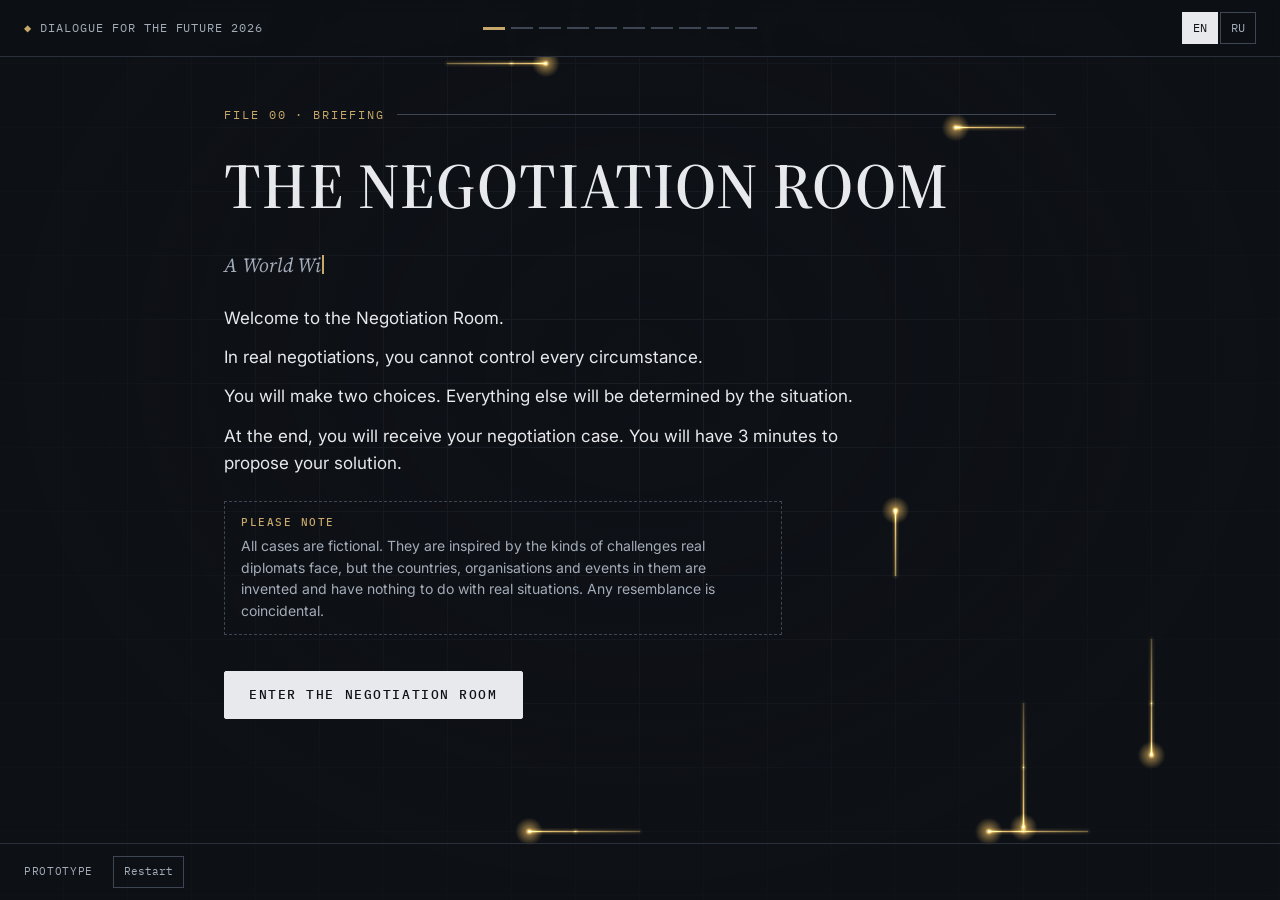
<file: index.html>
<!doctype html>
<html lang="en">
<head>
  <meta charset="utf-8">
  <meta name="viewport" content="width=device-width, initial-scale=1">
  <title>The Negotiation Room — Dialogue for the Future 2026</title>
  <meta name="description" content="An interactive negotiation case for applicants to Dialogue for the Future 2026.">
  <meta name="color-scheme" content="dark">
  <link rel="preconnect" href="https://fonts.googleapis.com">
  <link rel="preconnect" href="https://fonts.gstatic.com" crossorigin>
  <link href="https://fonts.googleapis.com/css2?family=IBM+Plex+Mono:wght@400;500&family=Source+Serif+4:opsz,wght@8..60,400;8..60,600&family=Inter:wght@400;500;600&display=swap" rel="stylesheet">
  <link rel="stylesheet" href="css/tokens.css">
  <link rel="stylesheet" href="css/base.css">
  <link rel="stylesheet" href="css/screens.css">
</head>
<body>
  <a class="skip-link" href="#main" data-i18n="skip">Skip to content</a>

  <header class="topbar">
    <div class="topbar__brand">
      <span class="topbar__mark" aria-hidden="true">◆</span>
      <span data-i18n="brand">Dialogue for the Future 2026</span>
    </div>
    <ol class="progress" id="progress" aria-label="Progress" data-i18n-label="progress_label"></ol>
    <div class="topbar__lang" role="group" aria-label="Language" data-i18n-label="lang_label">
      <button type="button" class="lang" data-lang="en" lang="en" aria-pressed="true">EN</button>
      <button type="button" class="lang" data-lang="ru" lang="ru" aria-pressed="false">RU</button>
    </div>
  </header>

  <main id="main" class="stage" tabindex="-1">
    <noscript><p class="noscript">This page needs JavaScript to run.</p></noscript>
  </main>

  <div id="announcer" class="visually-hidden" aria-live="polite"></div>

  <footer class="footer">
    <span data-i18n="footer">Prototype · draft cases, not yet validated</span>
  </footer>

  <script type="module" src="js/main.js"></script>
</body>
</html>
</file>
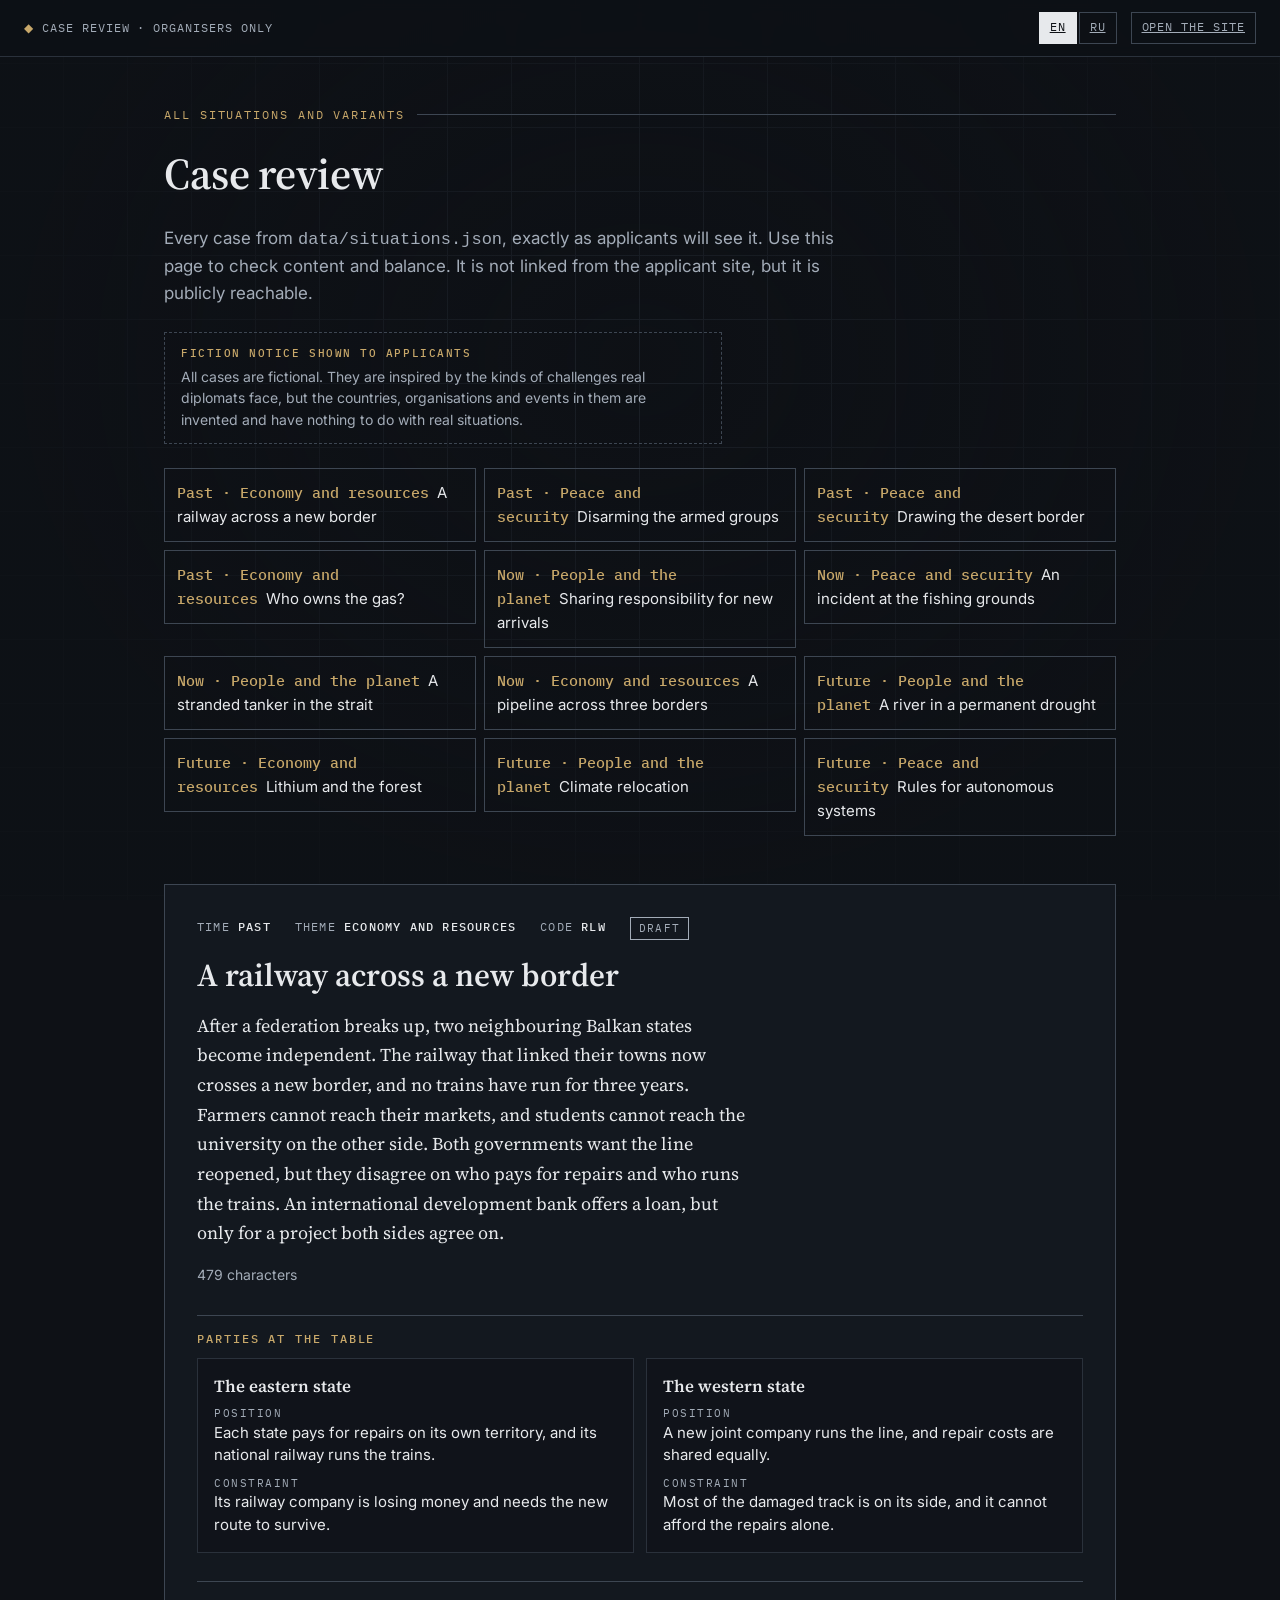
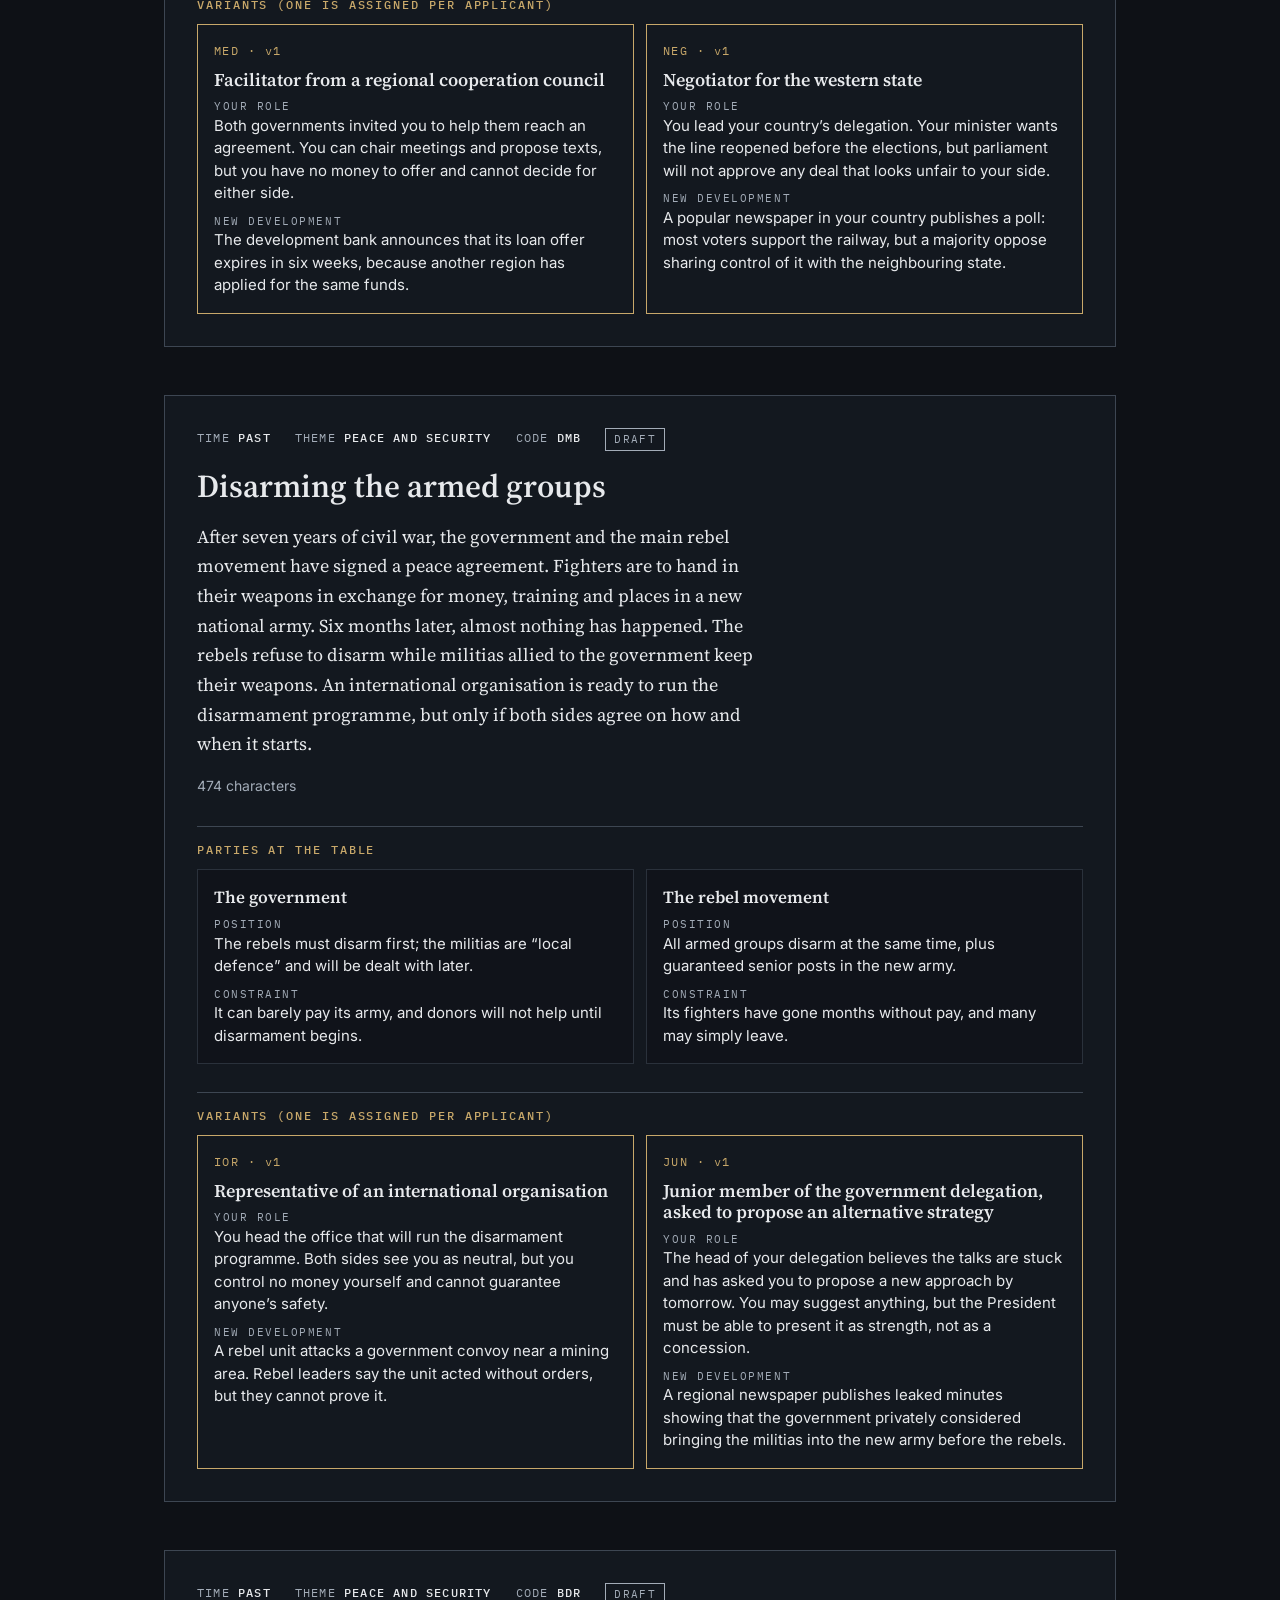
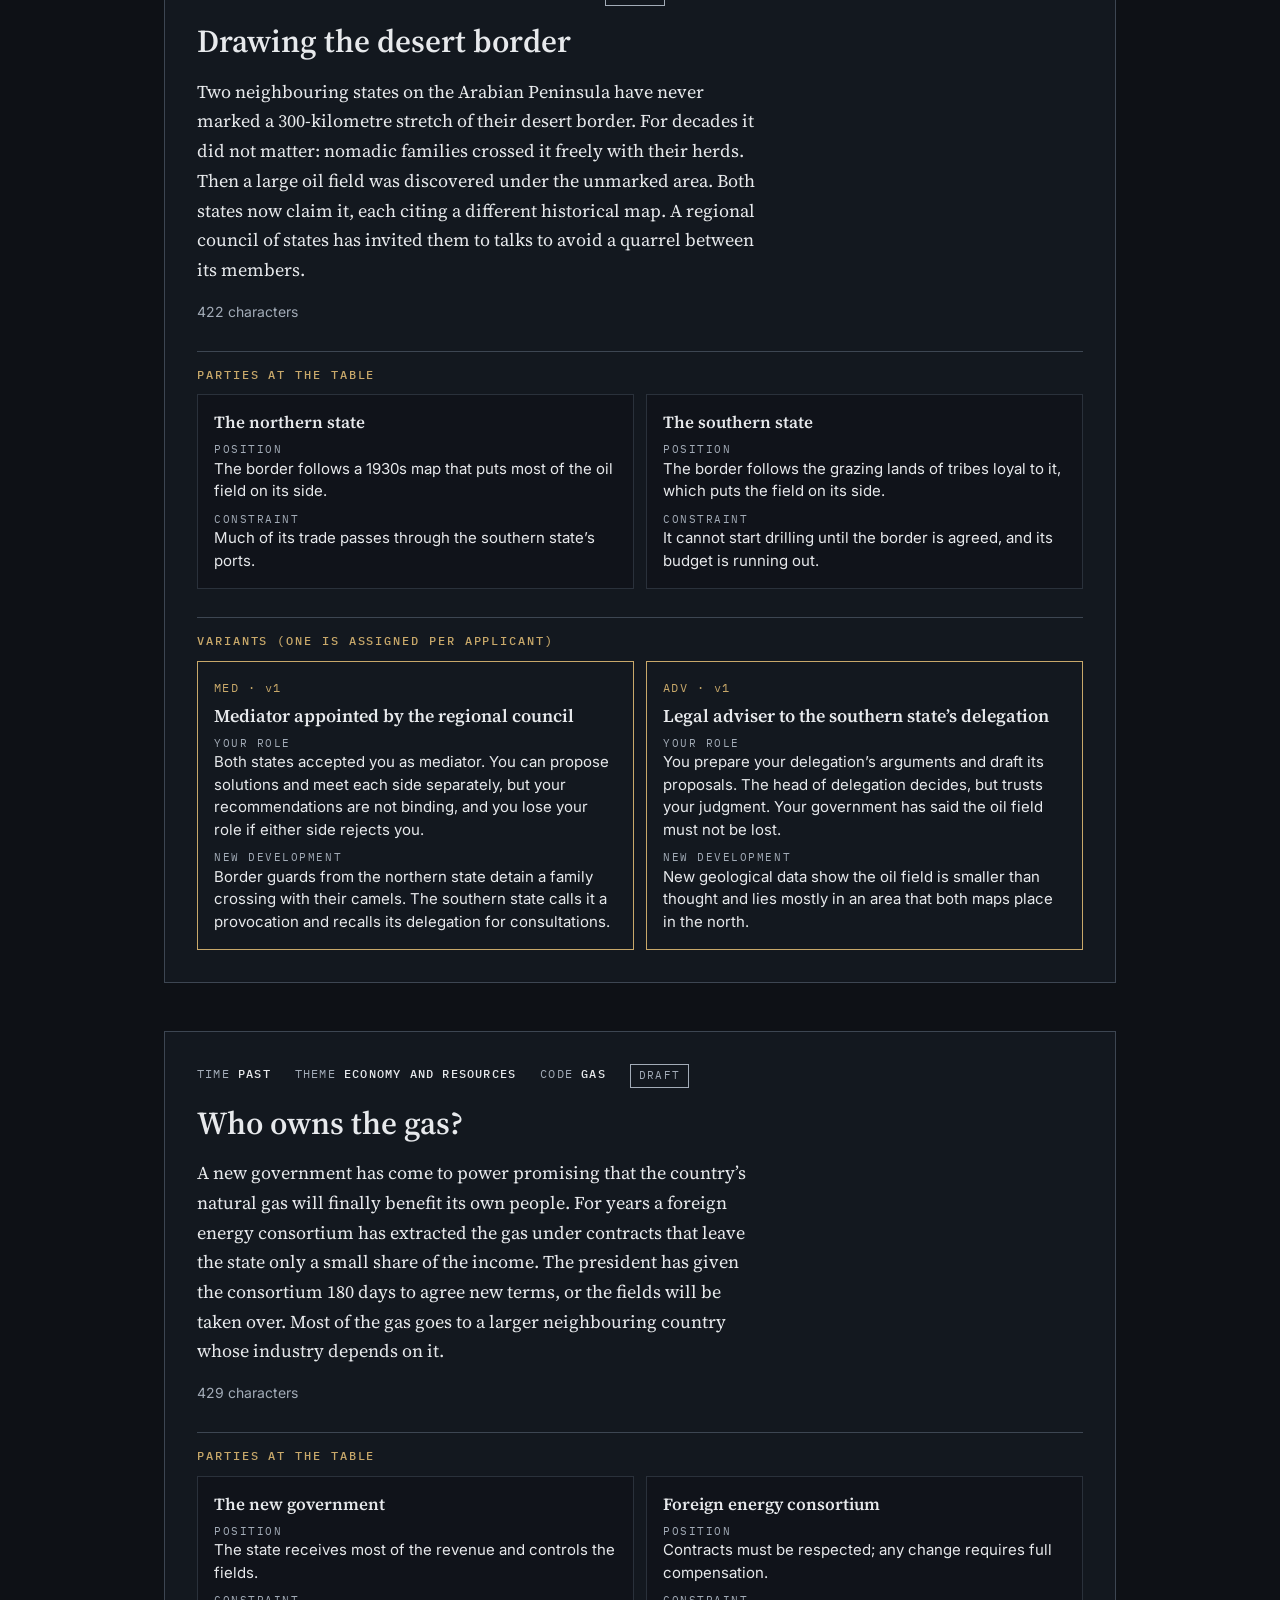
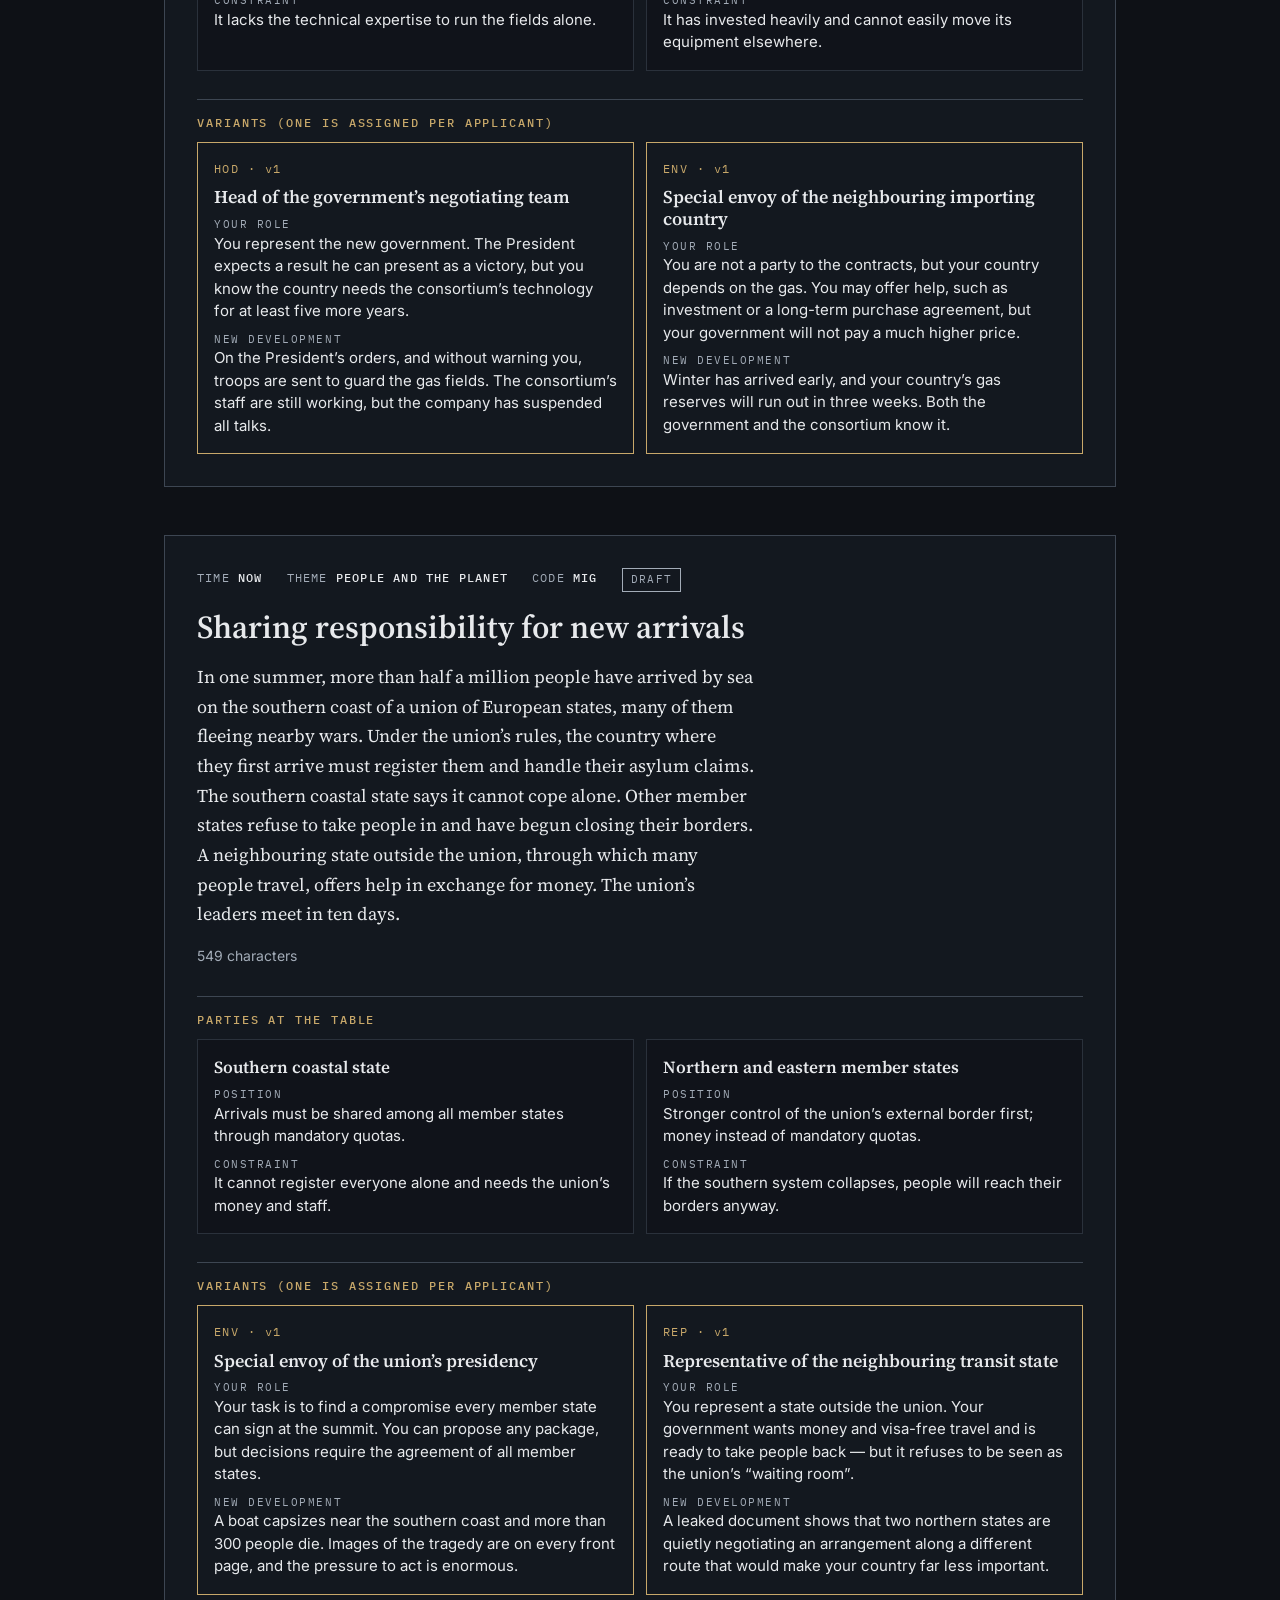
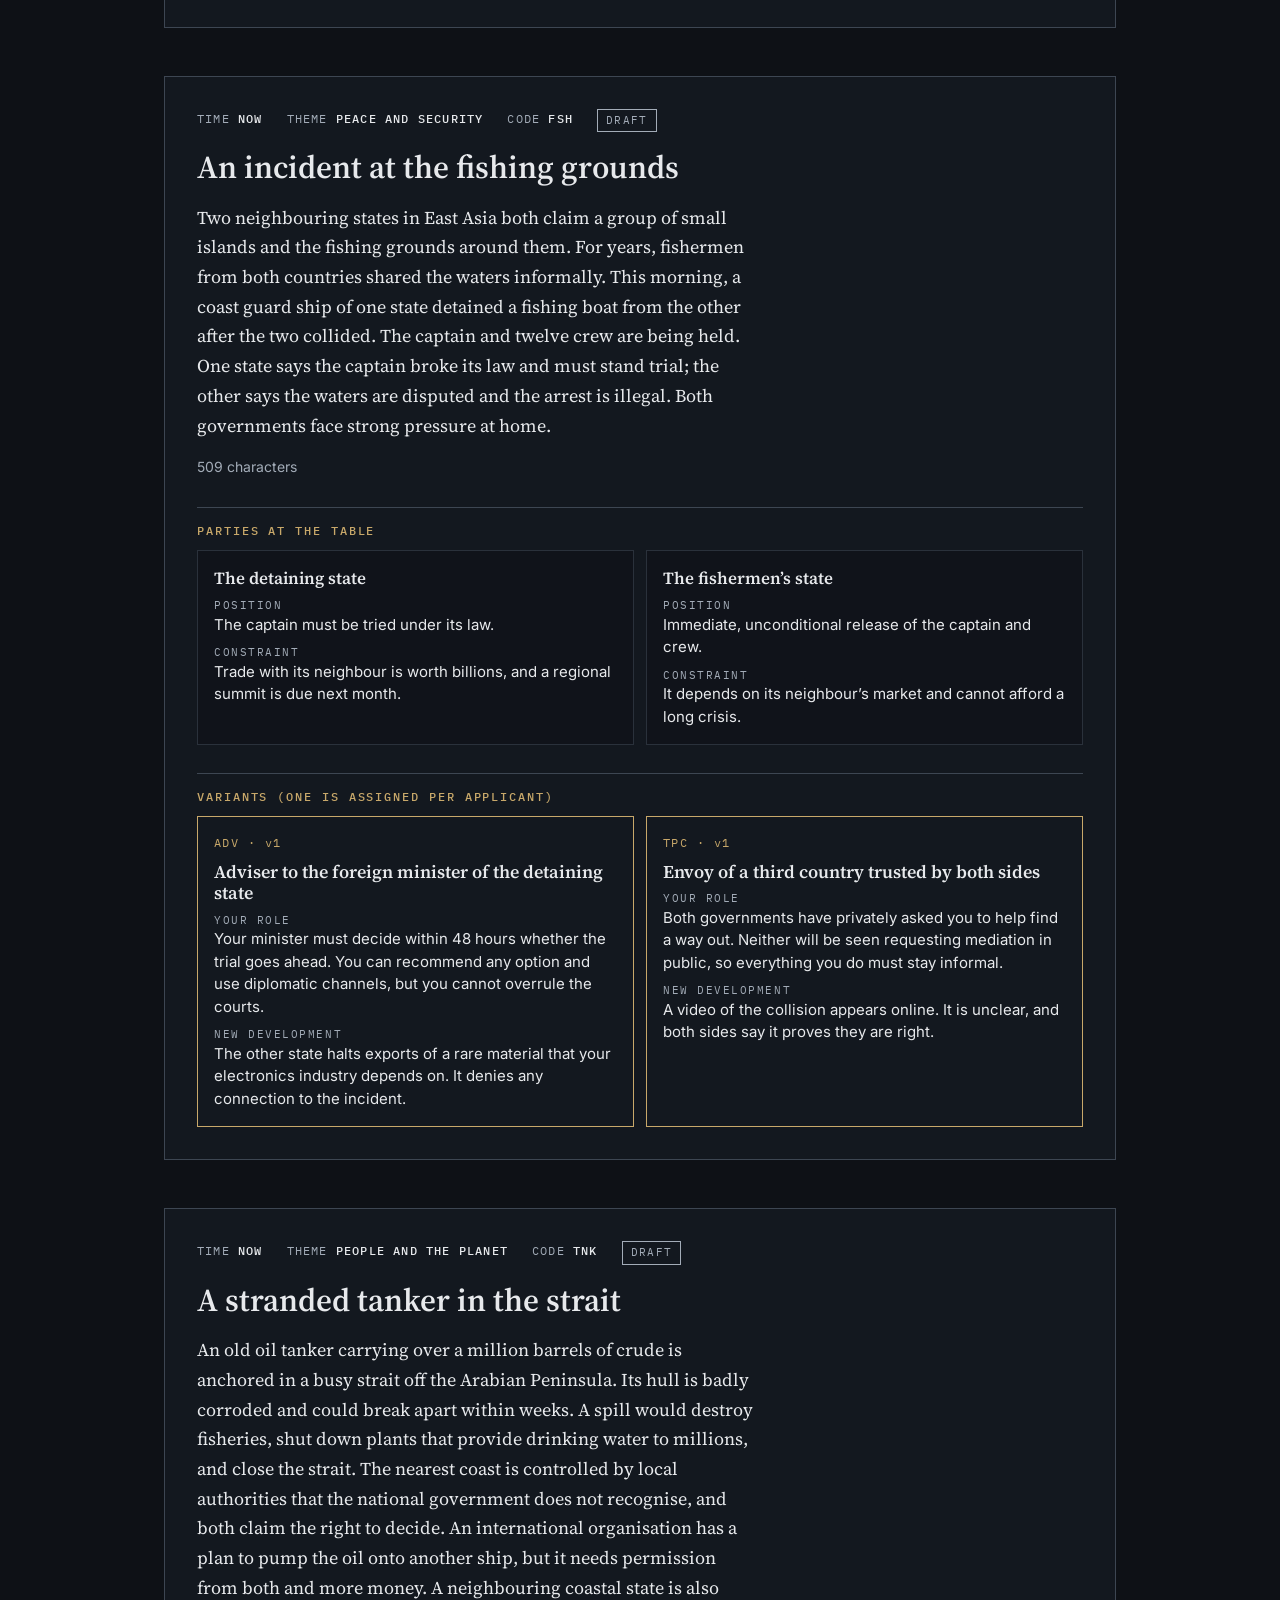
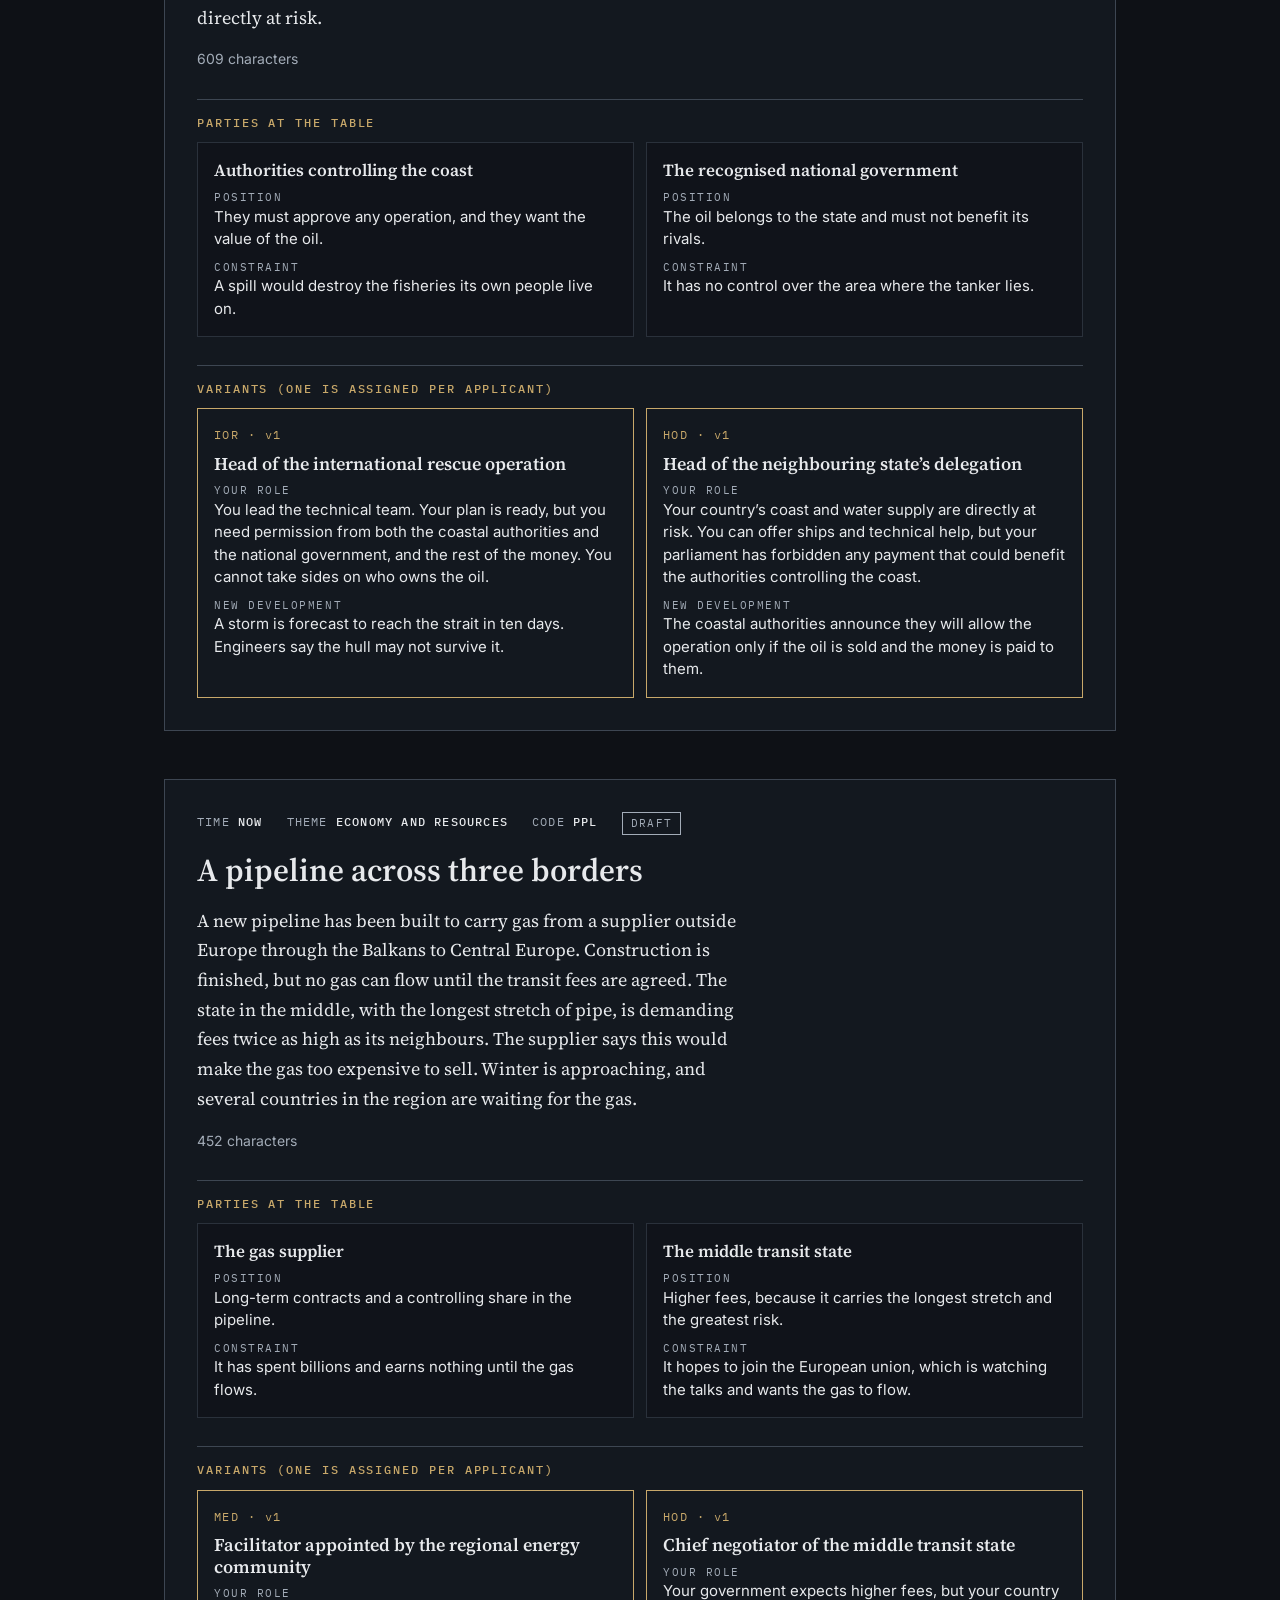
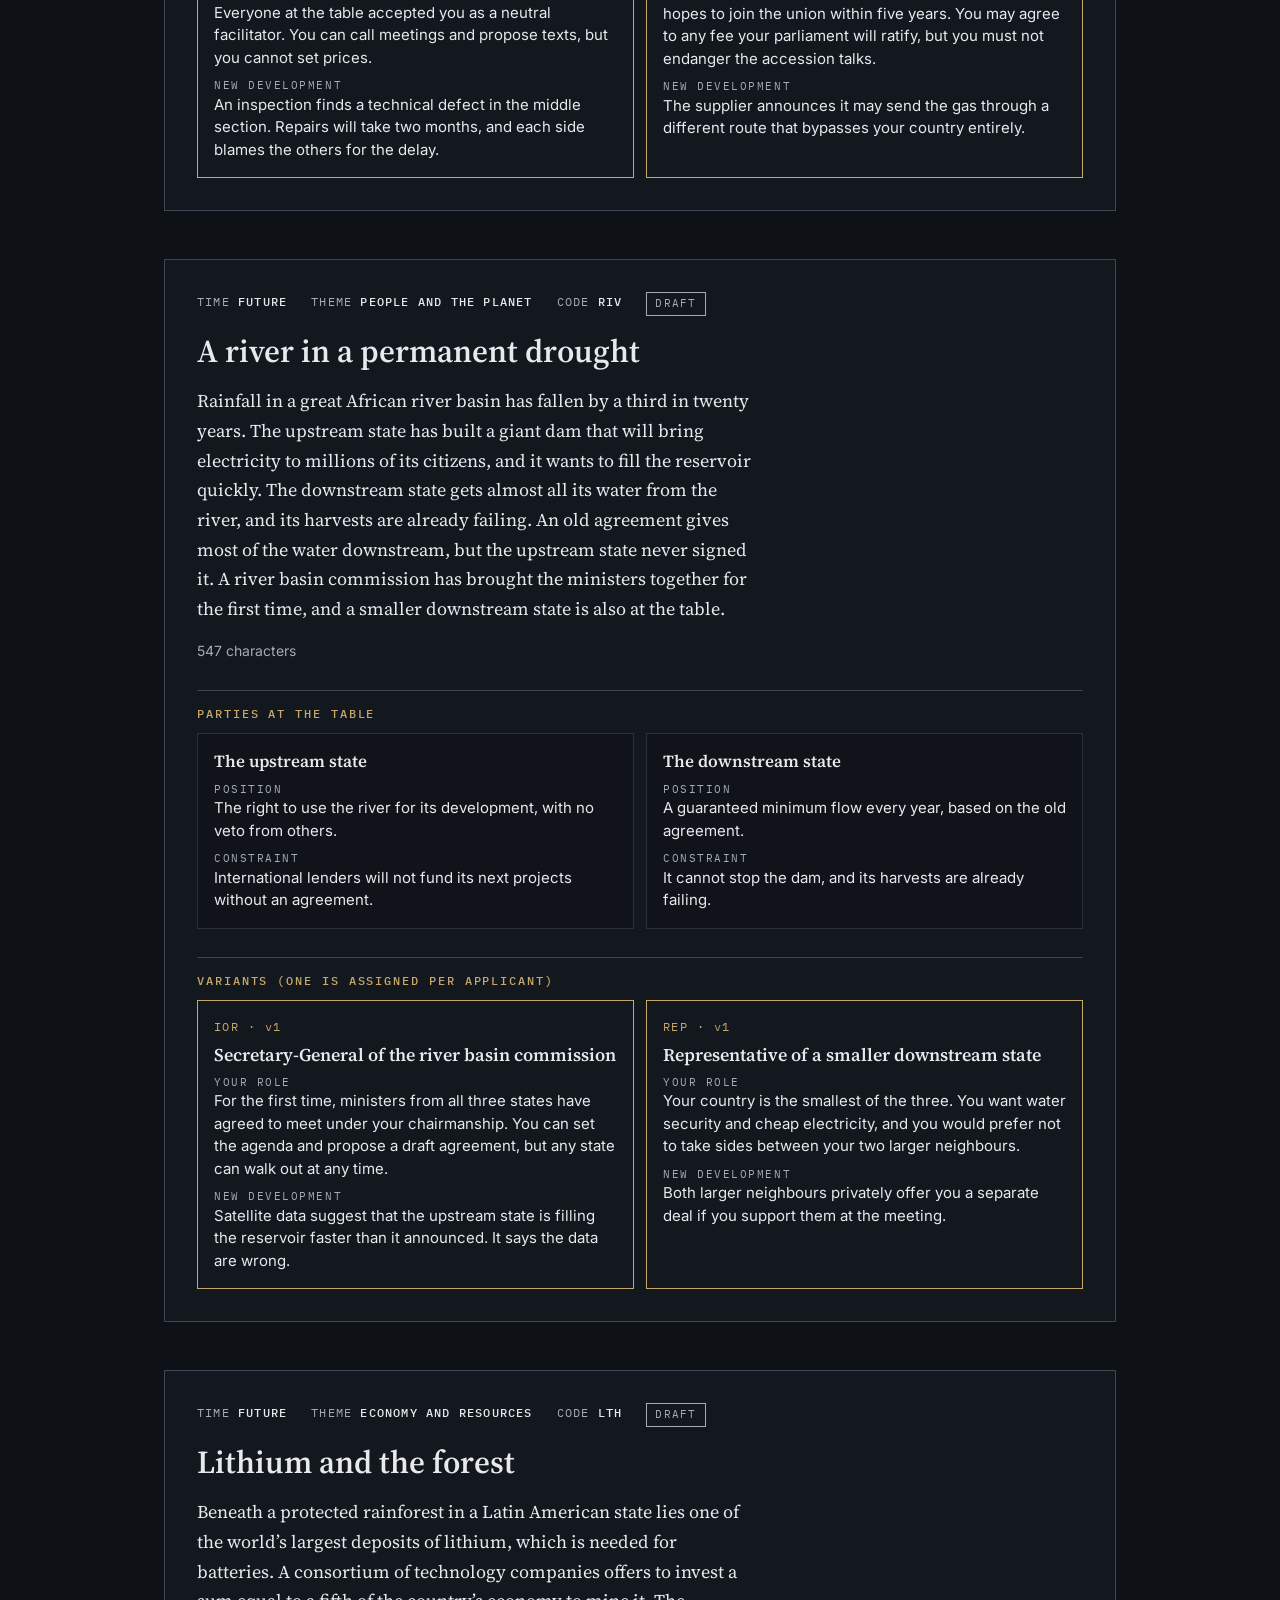
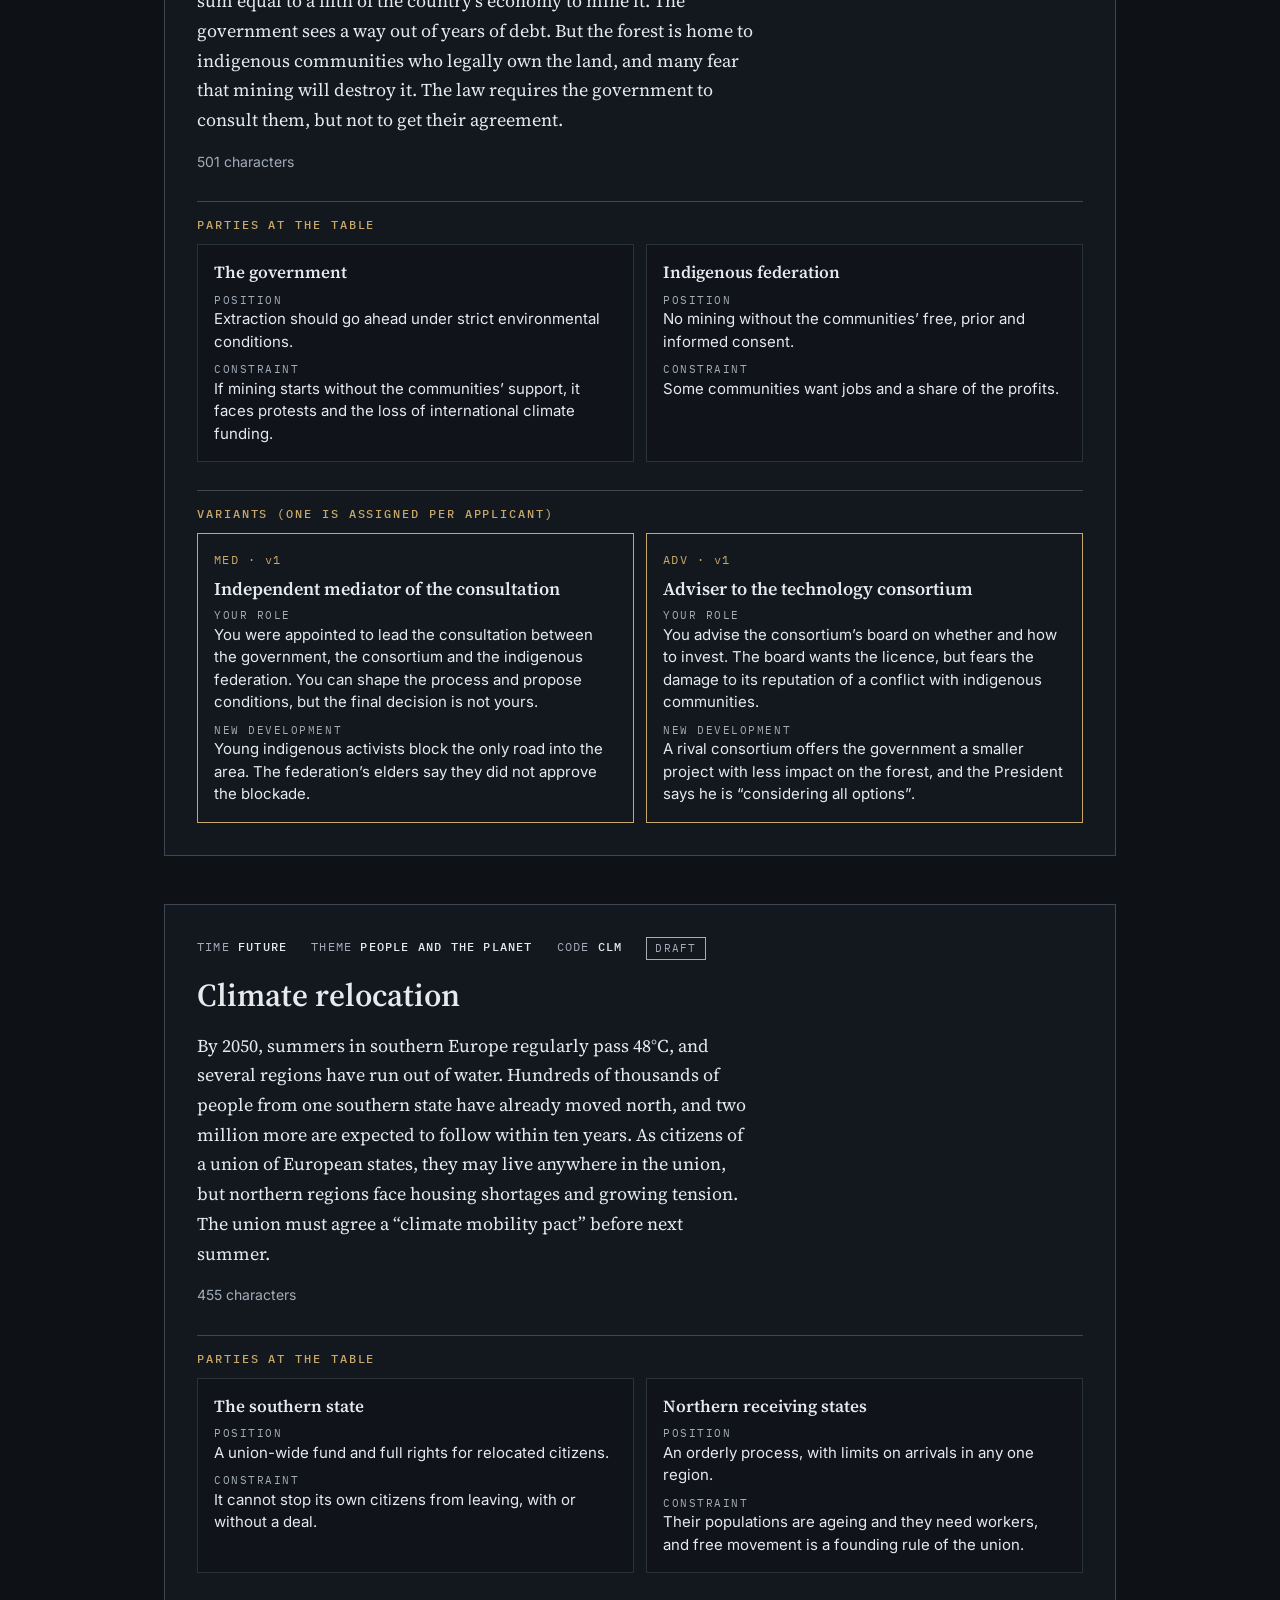
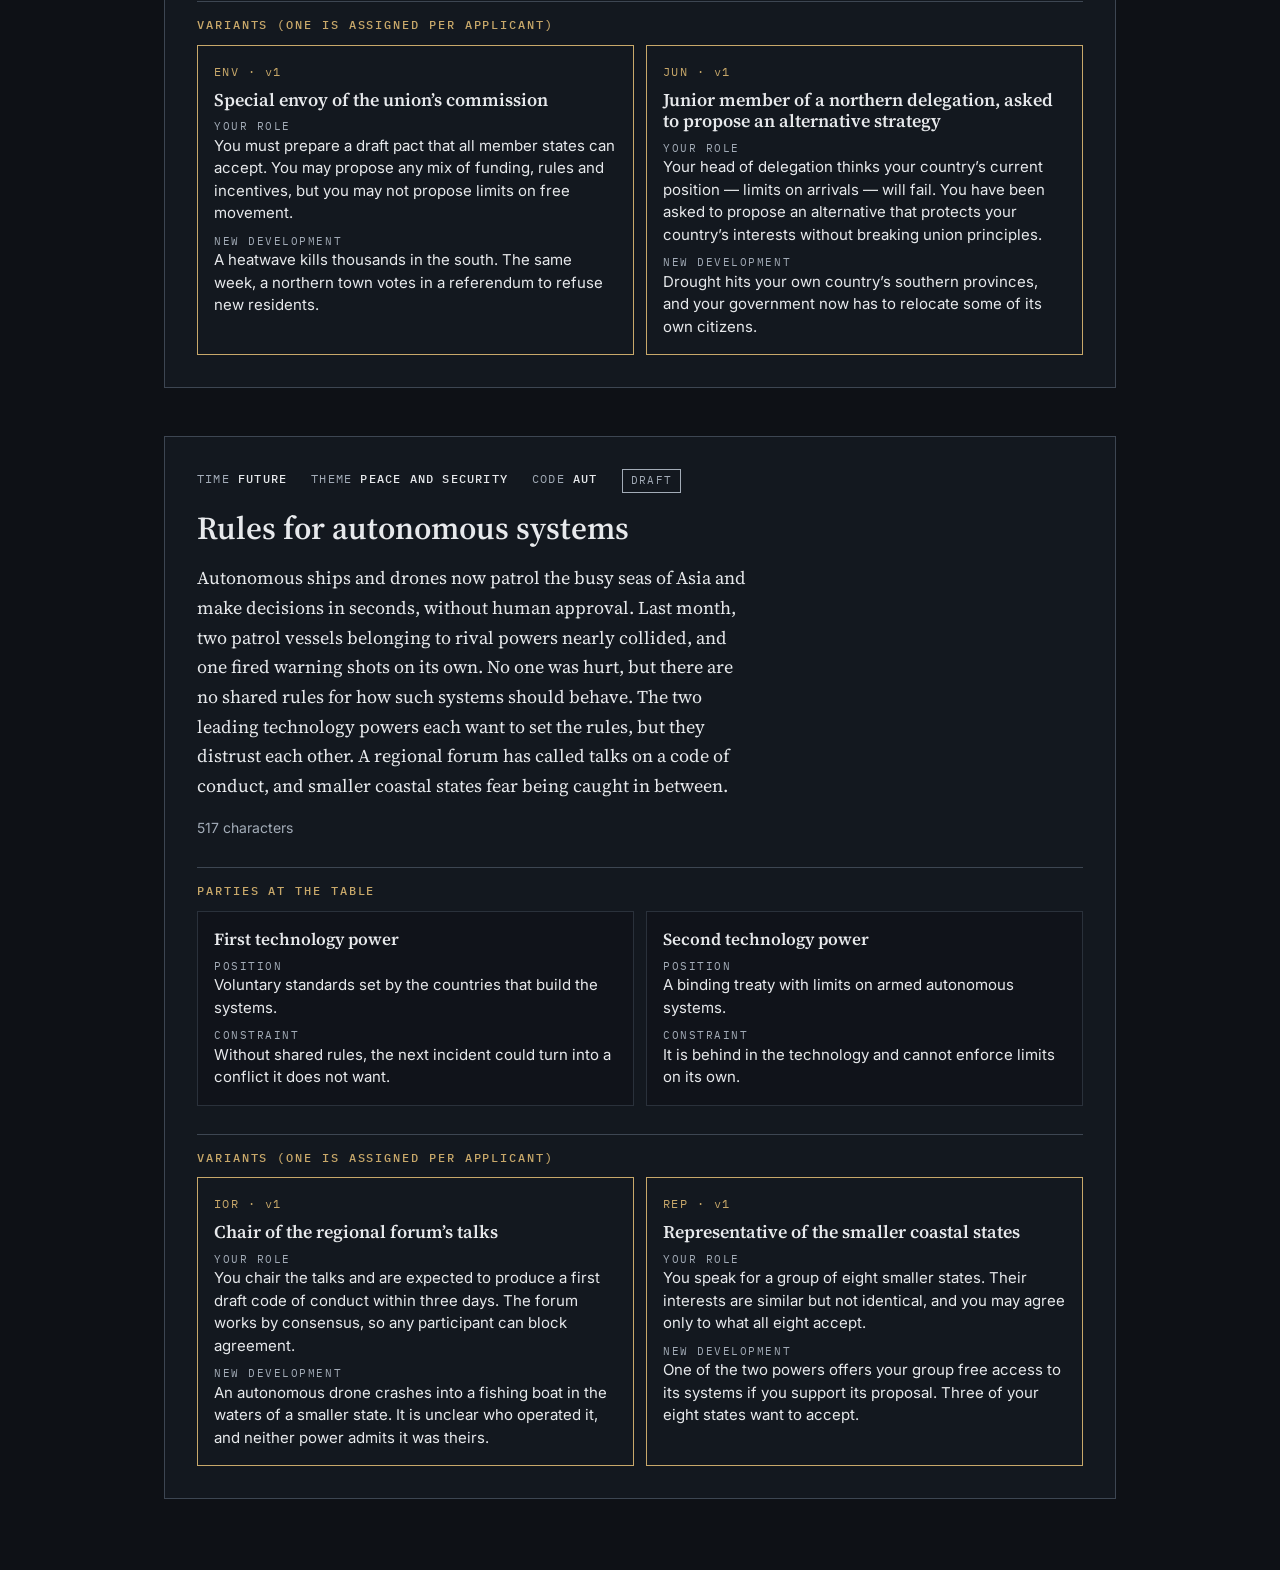
<file: review.html>
<!doctype html>
<html lang="en">
<head>
  <meta charset="utf-8">
  <meta name="viewport" content="width=device-width, initial-scale=1">
  <title>Case Review — The Negotiation Room</title>
  <meta name="robots" content="noindex">
  <meta name="color-scheme" content="dark">
  <link rel="preconnect" href="https://fonts.googleapis.com">
  <link rel="preconnect" href="https://fonts.gstatic.com" crossorigin>
  <link href="https://fonts.googleapis.com/css2?family=IBM+Plex+Mono:wght@400;500&family=Source+Serif+4:opsz,wght@8..60,400;8..60,600&family=Inter:wght@400;500;600&display=swap" rel="stylesheet">
  <link rel="stylesheet" href="css/tokens.css">
  <link rel="stylesheet" href="css/base.css">
  <link rel="stylesheet" href="css/screens.css">
  <style>
    .stage { max-width: 1000px; }
    .toc { display: grid; grid-template-columns: repeat(auto-fill, minmax(280px, 1fr)); gap: var(--space-2); padding: 0; list-style: none; margin: 0; }
    .toc a { display: block; padding: var(--space-3); border: 1px solid var(--line-strong); color: var(--text); text-decoration: none; font-size: .9375rem; }
    .toc a:hover { border-color: var(--accent); }
    .toc b { font-family: var(--font-mono); font-weight: 500; color: var(--accent); margin-right: var(--space-2); }
    .case { margin-top: var(--space-7); scroll-margin-top: var(--space-5); }
    .variants { display: grid; gap: var(--space-3); grid-template-columns: repeat(auto-fit, minmax(300px, 1fr)); }
    .variant { border: 1px solid var(--accent); padding: var(--space-4); display: flex; flex-direction: column; gap: var(--space-2); }
    .variant__code { font-family: var(--font-mono); font-size: .75rem; letter-spacing: .12em; color: var(--accent); }
    .variant h3 { font-size: 1.125rem; }
    .variant p { font-size: .9375rem; line-height: 1.5; }
    .case .parties__list { grid-template-columns: repeat(auto-fit, minmax(min(100%, 380px), 1fr)); }
    .variant p span { display: block; font-family: var(--font-mono); font-size: .6875rem; letter-spacing: .14em; text-transform: uppercase; color: var(--muted); }
    .status { font-family: var(--font-mono); font-size: .6875rem; letter-spacing: .12em; text-transform: uppercase; padding: 2px 8px; border: 1px solid var(--muted); color: var(--muted); }
    .status--validated { border-color: var(--accent); color: var(--accent); }
    @media print {
      body { background: #fff; color: #000; } body::before, .topbar, .toc-wrap { display: none; }
      .briefing, .party, .variant { background: #fff; border-color: #999; }
      .case { break-before: page; margin-top: 0; }
      .briefing__body, .party__row, .party__name { color: #000; }
    }
  </style>
</head>
<body>
  <header class="topbar">
    <div class="topbar__brand"><span class="topbar__mark" aria-hidden="true">◆</span><span>Case review · organisers only</span></div>
    <div class="topbar__lang"><a class="lang" href="?lang=en" id="l-en">EN</a><a class="lang" href="?lang=ru" id="l-ru">RU</a><a class="lang" href="./" style="margin-left:12px">Open the site</a></div>
  </header>
  <main id="main" class="stage">
    <section class="screen">
      <p class="eyebrow">All situations and variants</p>
      <h1>Case review</h1>
      <p class="lead muted">Every case from <code>data/situations.json</code>, exactly as applicants will see it. Use this page to check content and balance. It is not linked from the applicant site, but it is publicly reachable.</p>
      <aside class="fiction"><strong>Fiction notice shown to applicants</strong>All cases are fictional. They are inspired by the kinds of challenges real diplomats face, but the countries, organisations and events in them are invented and have nothing to do with real situations.</aside>
      <div class="toc-wrap"><ul class="toc" id="toc"></ul></div>
    </section>
    <div id="cases"></div>
  </main>
  <script type="module" src="js/review.js"></script>
</body>
</html>
</file>
<file: css/tokens.css>
/* Design tokens. Change the look of the whole site from here.
   Contrast: --text on --bg ≈ 14:1, --muted on --bg ≈ 7:1 (WCAG AAA for body text). */
:root {
  --bg:        #0e1116;
  --bg-raised: #151a21;
  --paper:     #ece7dc;   /* the "dossier" card */
  --paper-ink: #1b1d20;
  --line:      #2a313b;
  --line-strong: #3d4652;
  --text:      #e7e9ec;
  --muted:     #a3acb8;
  --accent:    #c8a86a;   /* muted brass */
  --stamp:     #b0413e;   /* CONFIDENTIAL red, used sparingly */
  --focus:     #f2d38a;

  --font-sans:  "Inter", system-ui, -apple-system, "Segoe UI", sans-serif;
  --font-serif: "Source Serif 4", Georgia, serif;
  --font-mono:  "IBM Plex Mono", ui-monospace, Menlo, monospace;

  --space-1: 4px;  --space-2: 8px;  --space-3: 12px; --space-4: 16px;
  --space-5: 24px; --space-6: 32px; --space-7: 48px; --space-8: 72px;

  --radius: 2px;
  --measure: 62ch;
  --ease: cubic-bezier(.2,.7,.2,1);
  --dur: 480ms;
}

@media (prefers-reduced-motion: reduce) {
  :root { --dur: 0ms; }
}
</file>
<file: css/base.css>
*, *::before, *::after { box-sizing: border-box; }

html { -webkit-text-size-adjust: 100%; }

body {
  margin: 0;
  min-height: 100vh;
  min-height: 100dvh;
  display: flex;
  flex-direction: column;
  background-color: var(--bg);
  /* subtle grid */
  background-image:
    linear-gradient(var(--line) 1px, transparent 1px),
    linear-gradient(90deg, var(--line) 1px, transparent 1px);
  background-size: 64px 64px;
  background-position: -1px -1px;
  background-attachment: fixed;
  color: var(--text);
  font-family: var(--font-sans);
  font-size: 1.0625rem;
  line-height: 1.6;
}
body::before { /* fade the grid so it stays in the background */
  content: ""; position: fixed; inset: 0; pointer-events: none;
  background: radial-gradient(ellipse at 50% 40%, rgba(14,17,22,.55), rgba(14,17,22,.94) 70%);
  z-index: 0;
}
body > * { position: relative; z-index: 1; }

h1, h2, h3 { font-family: var(--font-serif); font-weight: 600; line-height: 1.2; margin: 0; }
p { margin: 0; }
a { color: var(--accent); }

:focus-visible { outline: 2px solid var(--focus); outline-offset: 3px; }

.visually-hidden {
  position: absolute !important; width: 1px; height: 1px; overflow: hidden;
  clip: rect(0 0 0 0); white-space: nowrap;
}
.skip-link { position: absolute; left: -9999px; }
.skip-link:focus { left: var(--space-4); top: var(--space-4); background: var(--paper); color: var(--paper-ink); padding: var(--space-2) var(--space-3); z-index: 10; }

/* ---------- Top bar ---------- */
.topbar {
  display: flex; align-items: center; gap: var(--space-4);
  padding: var(--space-3) var(--space-5);
  border-bottom: 1px solid var(--line);
  background: rgba(14,17,22,.85);
  backdrop-filter: blur(6px);
  font-family: var(--font-mono); font-size: .75rem; letter-spacing: .08em; text-transform: uppercase;
  color: var(--muted);
}
.topbar__brand { display: flex; align-items: center; gap: var(--space-2); white-space: nowrap; }
.topbar__mark { color: var(--accent); }
.topbar__lang { margin-left: auto; display: flex; gap: 2px; }
.lang {
  font: inherit; color: var(--muted); background: transparent;
  border: 1px solid var(--line-strong); padding: 4px 10px; min-height: 32px; cursor: pointer;
}
.lang.is-active { color: var(--bg); background: var(--text); border-color: var(--text); }
.lang:disabled { opacity: .45; cursor: not-allowed; }

.progress {
  list-style: none; margin: 0 auto; padding: 0;
  display: flex; gap: 6px; align-items: center;
}
.progress li { width: 22px; height: 2px; background: var(--line-strong); }
.progress li.is-done { background: var(--muted); }
.progress li.is-current { background: var(--accent); height: 3px; }

/* ---------- Main stage ---------- */
.stage {
  flex: 1;
  width: 100%;
  max-width: 880px;
  margin: 0 auto;
  padding: var(--space-7) var(--space-5) var(--space-8);
  outline: none;
}

.footer {
  padding: var(--space-3) var(--space-5);
  border-top: 1px solid var(--line);
  font-family: var(--font-mono); font-size: .7rem; letter-spacing: .06em; color: var(--muted);
  text-transform: uppercase;
}

/* ---------- Buttons ---------- */
.btn {
  display: inline-flex; align-items: center; justify-content: center; gap: var(--space-2);
  min-height: 48px; padding: 0 var(--space-5);
  font-family: var(--font-mono); font-size: .8125rem; font-weight: 500; letter-spacing: .12em; text-transform: uppercase;
  color: var(--bg); background: var(--text);
  border: 1px solid var(--text); border-radius: var(--radius);
  cursor: pointer; text-decoration: none;
  transition: background var(--dur) var(--ease), color var(--dur) var(--ease);
}
.btn:hover { background: var(--accent); border-color: var(--accent); }
.btn:disabled { opacity: .4; cursor: not-allowed; background: var(--text); }
.btn--ghost { background: transparent; color: var(--text); border-color: var(--line-strong); }
.btn--ghost:hover { background: var(--bg-raised); color: var(--text); border-color: var(--muted); }
.btn--danger { background: var(--paper); border-color: var(--paper); color: var(--paper-ink); }

@media (max-width: 640px) {
  body { font-size: 1rem; }
  .topbar { padding: var(--space-3) var(--space-4); flex-wrap: wrap; }
  .topbar__brand span:last-child { display: none; }
  .progress { order: 3; width: 100%; justify-content: center; }
  .progress li { flex: 1; max-width: 28px; }
  .stage { padding: var(--space-6) var(--space-4) var(--space-7); }
  .btn { width: 100%; }
}

/* Headings receive focus programmatically on each screen change; no visible ring needed there. */
[tabindex="-1"]:focus { outline: none; }
</file>
<file: css/screens.css>
/* ---------- Screen shell ---------- */
.screen { display: flex; flex-direction: column; gap: var(--space-5); animation: enter var(--dur) var(--ease) both; }
@keyframes enter { from { opacity: 0; transform: translateY(8px); } to { opacity: 1; transform: none; } }

.eyebrow {
  font-family: var(--font-mono); font-size: .75rem; letter-spacing: .16em; text-transform: uppercase;
  color: var(--accent);
  display: flex; gap: var(--space-3); align-items: center;
}
.eyebrow::after { content: ""; flex: 1; height: 1px; background: var(--line-strong); }

.screen h1 { font-size: clamp(1.75rem, 4.5vw, 2.75rem); letter-spacing: -.01em; }
.screen h1.display { font-size: clamp(2.25rem, 7vw, 4rem); letter-spacing: .02em; text-transform: uppercase; }
.subtitle { font-family: var(--font-serif); font-style: italic; font-size: 1.25rem; color: var(--muted); }
.lead { max-width: var(--measure); color: var(--text); }
.lead p + p { margin-top: var(--space-3); }
.muted { color: var(--muted); }
.small { font-size: .875rem; }

.actions { display: flex; flex-wrap: wrap; gap: var(--space-3); margin-top: var(--space-3); }

/* ---------- Option lists (period / region) ---------- */
.options { display: grid; gap: var(--space-2); grid-template-columns: repeat(auto-fill, minmax(240px, 1fr)); margin: 0; padding: 0; border: 0; }
.options legend { padding: 0; margin-bottom: var(--space-3); }
.option { position: relative; display: flex; }
.option input { position: absolute; opacity: 0; inset: 0; margin: 0; cursor: pointer; }
.option label {
  flex: 1;
  display: flex; flex-direction: column; gap: var(--space-1);
  min-height: 96px; padding: var(--space-4);
  border: 1px solid var(--line-strong); border-radius: var(--radius);
  background: rgba(21,26,33,.8);
  cursor: pointer;
  transition: border-color var(--dur) var(--ease), background var(--dur) var(--ease);
}
.option__key { font-family: var(--font-mono); font-size: 1.25rem; line-height: 1.3; font-weight: 500; letter-spacing: .04em; }
.option__desc { font-size: .9375rem; color: var(--muted); }
.option input:hover + label { border-color: var(--muted); }
.option input:checked + label { border-color: var(--accent); background: rgba(200,168,106,.08); box-shadow: inset 3px 0 0 var(--accent); }
.option input:focus-visible + label { outline: 2px solid var(--focus); outline-offset: 3px; }
.option input:disabled { cursor: not-allowed; }
.option input:disabled + label { cursor: not-allowed; border-style: dashed; background: transparent; }
.option input:disabled + label .option__key { color: var(--muted); }
.option__na { font-family: var(--font-mono); font-size: .6875rem; letter-spacing: .14em; text-transform: uppercase; color: var(--muted); }

/* ---------- Form ---------- */
.field { display: flex; flex-direction: column; gap: var(--space-2); max-width: 420px; }
.field label { font-family: var(--font-mono); font-size: .75rem; letter-spacing: .12em; text-transform: uppercase; color: var(--muted); }
.field input {
  font-family: var(--font-mono); font-size: 1.25rem; letter-spacing: .06em;
  padding: var(--space-3) var(--space-4); min-height: 52px;
  background: var(--bg-raised); color: var(--text);
  border: 1px solid var(--line-strong); border-radius: var(--radius);
}
.field input::placeholder { color: #6c7682; }
.field input[aria-invalid="true"] { border-color: var(--stamp); }
.field__hint { font-size: .875rem; color: var(--muted); }
.field__error { font-size: .875rem; color: #f0a3a0; min-height: 1.4em; }

/* ---------- Warning / notice ---------- */
.notice {
  max-width: var(--measure);
  padding: var(--space-4) var(--space-5);
  border: 1px solid var(--line-strong); border-left: 3px solid var(--stamp);
  background: rgba(176,65,62,.07);
}
.notice strong { font-family: var(--font-mono); font-size: .75rem; letter-spacing: .14em; text-transform: uppercase; color: #f0a3a0; display: block; margin-bottom: var(--space-1); }

/* ---------- Interstitial (big statement screens) ---------- */
.interstitial { min-height: 52vh; justify-content: center; }
.interstitial h1 { text-transform: uppercase; letter-spacing: .02em; line-height: 1.25; }
.interstitial h1 .line { display: block; }
.interstitial h1 .line + .line { margin-top: .35em; }
.interstitial h1 .dim { color: var(--muted); }

/* ---------- Briefing (situation / role / development) ---------- */
.briefing {
  border: 1px solid var(--line-strong); background: rgba(21,26,33,.9);
  padding: var(--space-6);
  display: flex; flex-direction: column; gap: var(--space-4);
}
.briefing__meta { display: flex; flex-wrap: wrap; gap: var(--space-2) var(--space-5); font-family: var(--font-mono); font-size: .75rem; letter-spacing: .1em; text-transform: uppercase; color: var(--muted); }
.briefing__meta b { color: var(--text); font-weight: 500; }
.briefing h2 { font-size: clamp(1.5rem, 3.5vw, 2rem); }
.briefing__body { font-family: var(--font-serif); font-size: 1.125rem; line-height: 1.65; max-width: var(--measure); }
.placeholder-tag { align-self: flex-start; font-family: var(--font-mono); font-size: .6875rem; letter-spacing: .12em; text-transform: uppercase; color: var(--bg); background: var(--muted); padding: 2px 8px; }

/* ---------- Dossier (final case card) ---------- */
.dossier {
  position: relative;
  background: var(--paper); color: var(--paper-ink);
  padding: var(--space-6);
  box-shadow: 0 24px 60px rgba(0,0,0,.45);
}
.dossier__stamp {
  position: absolute; top: var(--space-5); right: var(--space-5);
  font-family: var(--font-mono); font-size: .75rem; font-weight: 500; letter-spacing: .2em;
  color: var(--stamp); border: 2px solid var(--stamp); padding: 4px 10px; transform: rotate(-4deg);
}
.dossier h1 { font-size: clamp(1.5rem, 4vw, 2.25rem); text-transform: uppercase; letter-spacing: .03em; padding-right: 150px; }
.dossier__id {
  margin: var(--space-4) 0 var(--space-5);
  display: flex; flex-wrap: wrap; align-items: baseline; gap: var(--space-3);
  padding: var(--space-3) var(--space-4); border: 1px dashed #8a8579;
}
.dossier__id span { font-family: var(--font-mono); font-size: .6875rem; letter-spacing: .16em; text-transform: uppercase; color: #5b5a55; }
.dossier__id code { font-family: var(--font-mono); font-size: clamp(.95rem, 2.8vw, 1.25rem); font-weight: 500; letter-spacing: .04em; overflow-wrap: normal; }
.dossier dl { display: grid; grid-template-columns: 170px 1fr; gap: 0; margin: 0; }
.dossier dt, .dossier dd { padding: var(--space-3) 0; border-top: 1px solid #cfc8b8; margin: 0; }
.dossier dt { font-family: var(--font-mono); font-size: .6875rem; letter-spacing: .16em; text-transform: uppercase; color: #5b5a55; padding-top: calc(var(--space-3) + 4px); }
.dossier dd { font-family: var(--font-serif); font-size: 1.0625rem; }
.dossier__task { margin-top: var(--space-5); padding-top: var(--space-4); border-top: 2px solid var(--paper-ink); }
.dossier__task h2 { font-family: var(--font-mono); font-size: .8125rem; letter-spacing: .16em; text-transform: uppercase; margin-bottom: var(--space-3); }
.dossier__task p + p { margin-top: var(--space-3); }
.dossier__task ul { margin: var(--space-2) 0 var(--space-3); padding-left: 1.2em; }
.dossier__task li { margin: var(--space-1) 0; }
.dossier__task .rule { font-weight: 600; }

.toast { font-family: var(--font-mono); font-size: .8125rem; color: var(--accent); min-height: 1.4em; }

@media (max-width: 640px) {
  .briefing { padding: var(--space-5) var(--space-4); }
  .dossier { padding: var(--space-5) var(--space-4); }
  .dossier__stamp { position: static; display: inline-block; margin-bottom: var(--space-3); }
  .dossier h1 { padding-right: 0; }
  .dossier dl { grid-template-columns: 1fr; }
  .dossier dd { border-top: 0; padding-top: 0; }
  .options { grid-template-columns: 1fr; }
  .option label { min-height: 72px; }
}

/* ---------- Parties at the table ---------- */
.parties { margin-top: var(--space-3); padding-top: var(--space-4); border-top: 1px solid var(--line-strong); }
.parties .parties__h { font-family: var(--font-mono); font-size: .75rem; font-weight: 500; letter-spacing: .16em; text-transform: uppercase; color: var(--accent); margin-bottom: var(--space-3); }
.parties__list { list-style: none; margin: 0; padding: 0; display: grid; gap: var(--space-3); grid-template-columns: repeat(auto-fit, minmax(280px, 1fr)); }
.party { padding: var(--space-4); border: 1px solid var(--line); background: rgba(14,17,22,.5); display: flex; flex-direction: column; gap: var(--space-2); }
.party__name { font-family: var(--font-serif); font-weight: 600; font-size: 1.0625rem; line-height: 1.3; }
.party__row { font-size: .9375rem; line-height: 1.5; }
.party__row span { display: block; font-family: var(--font-mono); font-size: .6875rem; letter-spacing: .14em; text-transform: uppercase; color: var(--muted); }

/* Same block inside the paper dossier */
.dossier .parties { border-top: 1px solid #cfc8b8; margin-top: 0; }
.dossier .parties__h { color: #5b5a55; }
.dossier .party { background: rgba(255,255,255,.35); border-color: #d6cfbf; }
.dossier .party__row span { color: #5b5a55; }
.dossier dd strong { font-weight: 600; }

/* ---------- Fiction notice ---------- */
.fiction {
  max-width: var(--measure); font-size: .875rem; line-height: 1.55; color: var(--muted);
  padding: var(--space-3) var(--space-4); border: 1px dashed var(--line-strong);
}
.fiction strong { display: block; font-family: var(--font-mono); font-size: .6875rem; font-weight: 500; letter-spacing: .14em; text-transform: uppercase; color: var(--accent); margin-bottom: var(--space-1); }
.fiction-short { font-family: var(--font-mono); font-size: .6875rem; letter-spacing: .08em; text-transform: uppercase; color: var(--muted); margin-top: var(--space-2); }
.dossier .fiction-short { color: #5b5a55; margin-top: var(--space-4); }

/* ---------- Background: glowing pulses on the grid (canvas drawn by fx.js) ---------- */
#grid-fx { position: fixed; inset: 0; width: 100%; height: 100%; z-index: 0; pointer-events: none; }

/* ---------- Typing ---------- */
.caret { display: inline-block; width: .08em; min-width: 2px; height: .95em; margin-left: .06em; vertical-align: -.08em; background: var(--accent); animation: blink 1s steps(1) infinite; }
@keyframes blink { 50% { opacity: 0; } }
.after-type, .fx-late { opacity: 0; transform: translateY(6px); transition: opacity .5s var(--ease), transform .5s var(--ease); }
.is-typed .after-type, .is-typed .fx-late { opacity: 1; transform: none; }

/* ---------- "The situation chooses for you": the system types its log ---------- */
.fx-log { list-style: none; margin: 0; padding: 0; display: flex; flex-direction: column; gap: 6px; font-family: var(--font-mono); font-size: .8125rem; letter-spacing: .06em; color: var(--muted); min-height: 7.5em; }
.fx-log li { display: flex; flex-wrap: wrap; gap: 0 var(--space-2); visibility: hidden; }
.fx-log li.on { visibility: visible; }
.fx-log .mark { color: var(--accent); }
.fx-log code { color: var(--text); letter-spacing: .04em; }
.fx-log .ok { color: var(--accent); opacity: 0; transition: opacity .2s; }
.fx-log li.done .ok { opacity: 1; }
.interstitial h1 .line:empty { display: none; }
.interstitial--top { justify-content: flex-start; }

/* ---------- Declassified text: black bars wipe away ---------- */
.declassify {
  background-image: linear-gradient(#030405, #030405); background-repeat: no-repeat;
  background-position: 100% 0; background-size: 100% 100%;
  -webkit-box-decoration-break: clone; box-decoration-break: clone;
  animation: declassify 1.5s var(--ease) .4s forwards;
}
@keyframes declassify { to { background-size: 0% 100%; } }
/* The text itself is revealed in step with the bar, so nothing shows through it. */
@supports ((-webkit-background-clip: text) or (background-clip: text)) {
  .declassify > span {
    color: transparent; -webkit-text-fill-color: transparent;
    background-image: linear-gradient(var(--text), var(--text)); background-repeat: no-repeat;
    background-position: 0 0; background-size: 0% 100%;
    -webkit-background-clip: text; background-clip: text;
    -webkit-box-decoration-break: clone; box-decoration-break: clone;
    animation: declassify-text 1.5s var(--ease) .4s forwards;
  }
  @keyframes declassify-text { to { background-size: 100% 100%; } }
}

/* ---------- The stamp lands on the case file ---------- */
.dossier__stamp { animation: stamp .45s cubic-bezier(.2,1.5,.4,1) .5s both; }
@keyframes stamp { from { transform: rotate(-14deg) scale(2.4); opacity: 0; } to { transform: rotate(-4deg) scale(1); opacity: 1; } }

@media (prefers-reduced-motion: reduce) {
  .fx-log li { visibility: visible; } .fx-log .ok { opacity: 1; }
  .after-type, .fx-late { opacity: 1; transform: none; transition: none; }
  .caret { display: none; }
  .dossier__stamp { animation: none; opacity: 1; }
  .declassify { animation: none; background-size: 0% 100%; }
  .declassify > span { animation: none; background: none; color: inherit; -webkit-text-fill-color: currentColor; }
}
@media print { .declassify, .declassify > span { background: none; -webkit-text-fill-color: currentColor; color: inherit; } }
</file>
